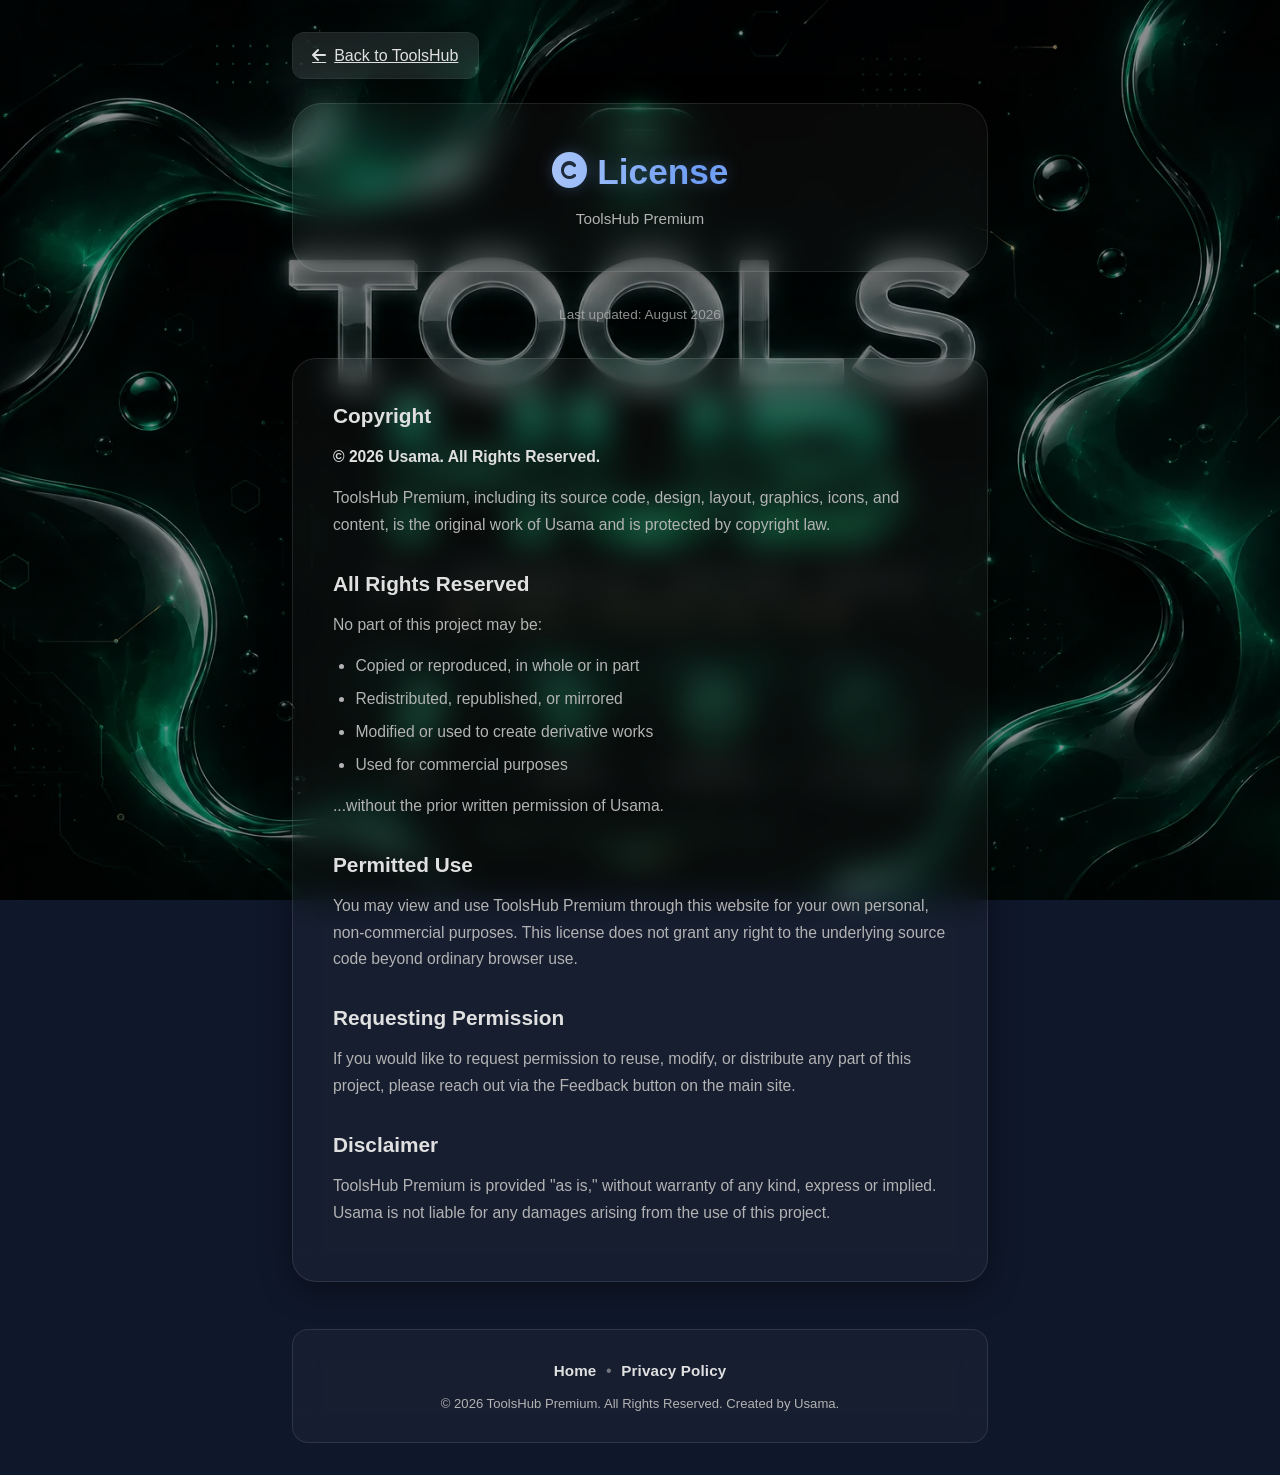
<file: license.html>
<!DOCTYPE html>
<html lang="en">
<head>
    <meta charset="UTF-8">
    <meta name="viewport" content="width=device-width, initial-scale=1.0">
    <title>License | ToolsHub Premium</title>
    <meta name="description" content="License and copyright information for ToolsHub Premium.">
    <meta name="robots" content="index, follow">

    <link rel="icon" type="image/png" sizes="32x32" href="./icons-imgs/convertico-toolhubicon_32x32.png">
    <link rel="apple-touch-icon" sizes="180x180" href="./icons-imgs/convertico-toolhubicon_192x192.png">

    <link rel="stylesheet" href="style.css">
    <link rel="stylesheet" href="https://cdnjs.cloudflare.com/ajax/libs/font-awesome/6.0.0/css/all.min.css">
</head>
<body>
    <div class="container legal-page">
        <a href="./index.html" class="glass-btn legal-back-link">
            <i class="fas fa-arrow-left"></i> Back to ToolsHub
        </a>

        <header class="main-header legal-header">
            <h1><i class="fas fa-copyright"></i> License</h1>
            <p>ToolsHub Premium</p>
        </header>

        <p class="legal-updated">Last updated: August 2026</p>

        <div class="glass-card legal-card">
            <h2>Copyright</h2>
            <p><strong>&copy; <span id="footer-year">2026</span> Usama. All Rights Reserved.</strong></p>
            <p>ToolsHub Premium, including its source code, design, layout, graphics, icons, and content, is the original work of Usama and is protected by copyright law.</p>

            <h2>All Rights Reserved</h2>
            <p>No part of this project may be:</p>
            <ul>
                <li>Copied or reproduced, in whole or in part</li>
                <li>Redistributed, republished, or mirrored</li>
                <li>Modified or used to create derivative works</li>
                <li>Used for commercial purposes</li>
            </ul>
            <p>...without the prior written permission of Usama.</p>

            <h2>Permitted Use</h2>
            <p>You may view and use ToolsHub Premium through this website for your own personal, non-commercial purposes. This license does not grant any right to the underlying source code beyond ordinary browser use.</p>

            <h2>Requesting Permission</h2>
            <p>If you would like to request permission to reuse, modify, or distribute any part of this project, please reach out via the Feedback button on the main site.</p>

            <h2>Disclaimer</h2>
            <p>ToolsHub Premium is provided "as is," without warranty of any kind, express or implied. Usama is not liable for any damages arising from the use of this project.</p>
        </div>

        <footer class="site-footer">
            <div class="footer-links">
                <a href="./index.html">Home</a>
                <span class="footer-divider" aria-hidden="true">•</span>
                <a href="./privacy.html">Privacy Policy</a>
            </div>
            <p class="footer-copyright">&copy; <span id="footer-year-2">2026</span> ToolsHub Premium. All Rights Reserved. Created by Usama.</p>
        </footer>
    </div>

    <script>
        const y = new Date().getFullYear();
        document.getElementById('footer-year').textContent = y;
        document.getElementById('footer-year-2').textContent = y;
    </script>
</body>
</html>
</file>
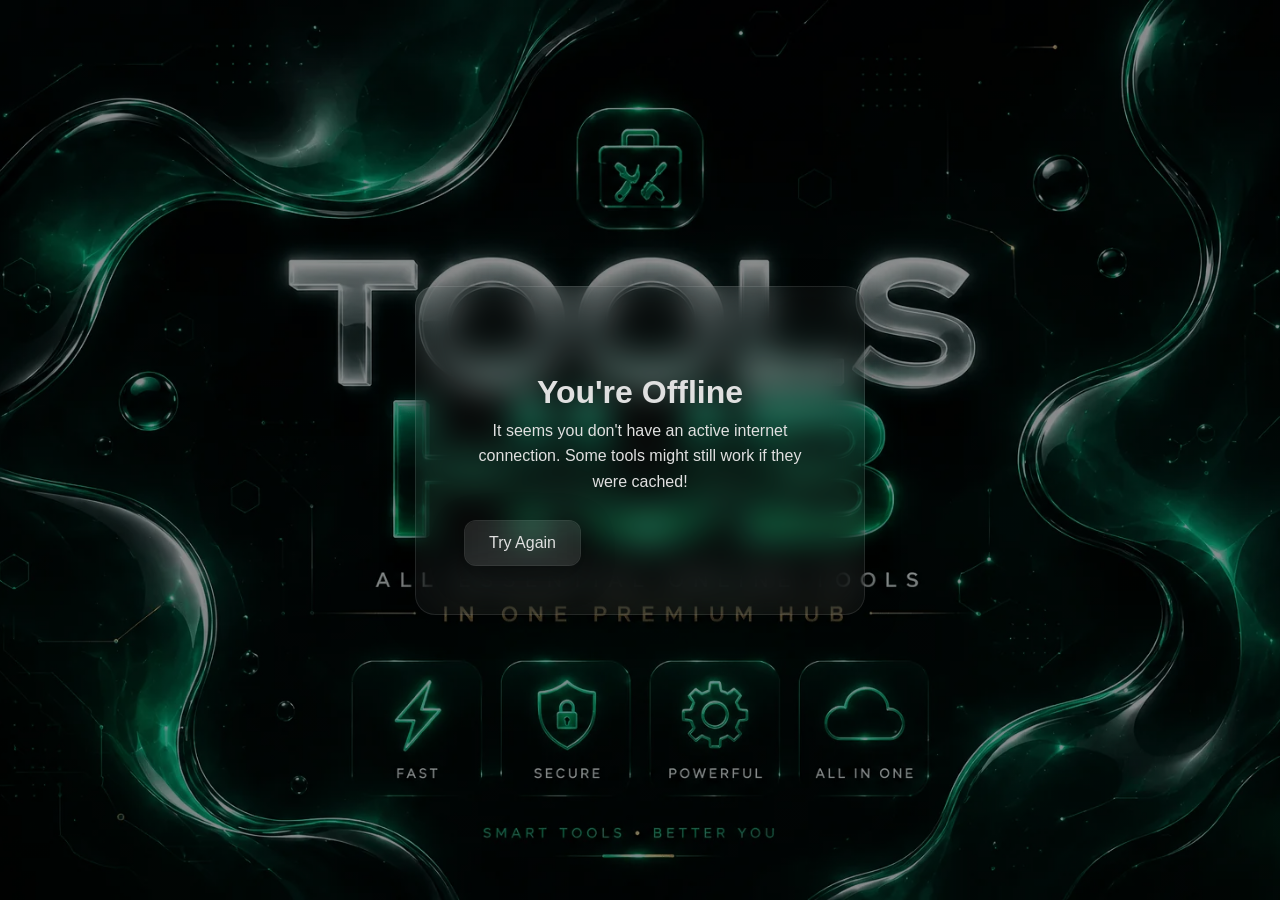
<file: offline.html>
<!DOCTYPE html>
<html lang="en">
<head>
    <meta charset="UTF-8">
    <meta name="viewport" content="width=device-width, initial-scale=1.0, maximum-scale=1.0, user-scalable=no">
    <meta name="theme-color" content="#0f172a">
    <title>Offline | ToolsHub Premium</title>
    <link rel="stylesheet" href="style.css">
    <link rel="stylesheet" href="https://cdnjs.cloudflare.com/ajax/libs/font-awesome/6.0.0/css/all.min.css">
    <style>
        body {
            display: flex;
            align-items: center;
            justify-content: center;
            text-align: center;
            min-height: 100vh;
            padding: 20px;
        }
        .offline-card {
            max-width: 450px;
            padding: 3rem;
            animation: fadeIn 0.8s ease-out;
        }
        .offline-card i {
            font-size: 5rem;
            color: var(--accent-color);
            margin-bottom: 1.5rem;
            filter: drop-shadow(0 0 15px var(--glow-color));
        }
        @keyframes fadeIn {
            from { opacity: 0; transform: translateY(20px); }
            to { opacity: 1; transform: translateY(0); }
        }
    </style>
</head>
<body>
    <div class="glass-card offline-card">
        <i class="fas fa-wifi-slash"></i>
        <h1>You're Offline</h1>
        <p>It seems you don't have an active internet connection. Some tools might still work if they were cached!</p>
        <br>
        <button onclick="window.location.reload()" class="glass-btn">
            Try Again
        </button>
    </div>
</body>
</html>
</file>
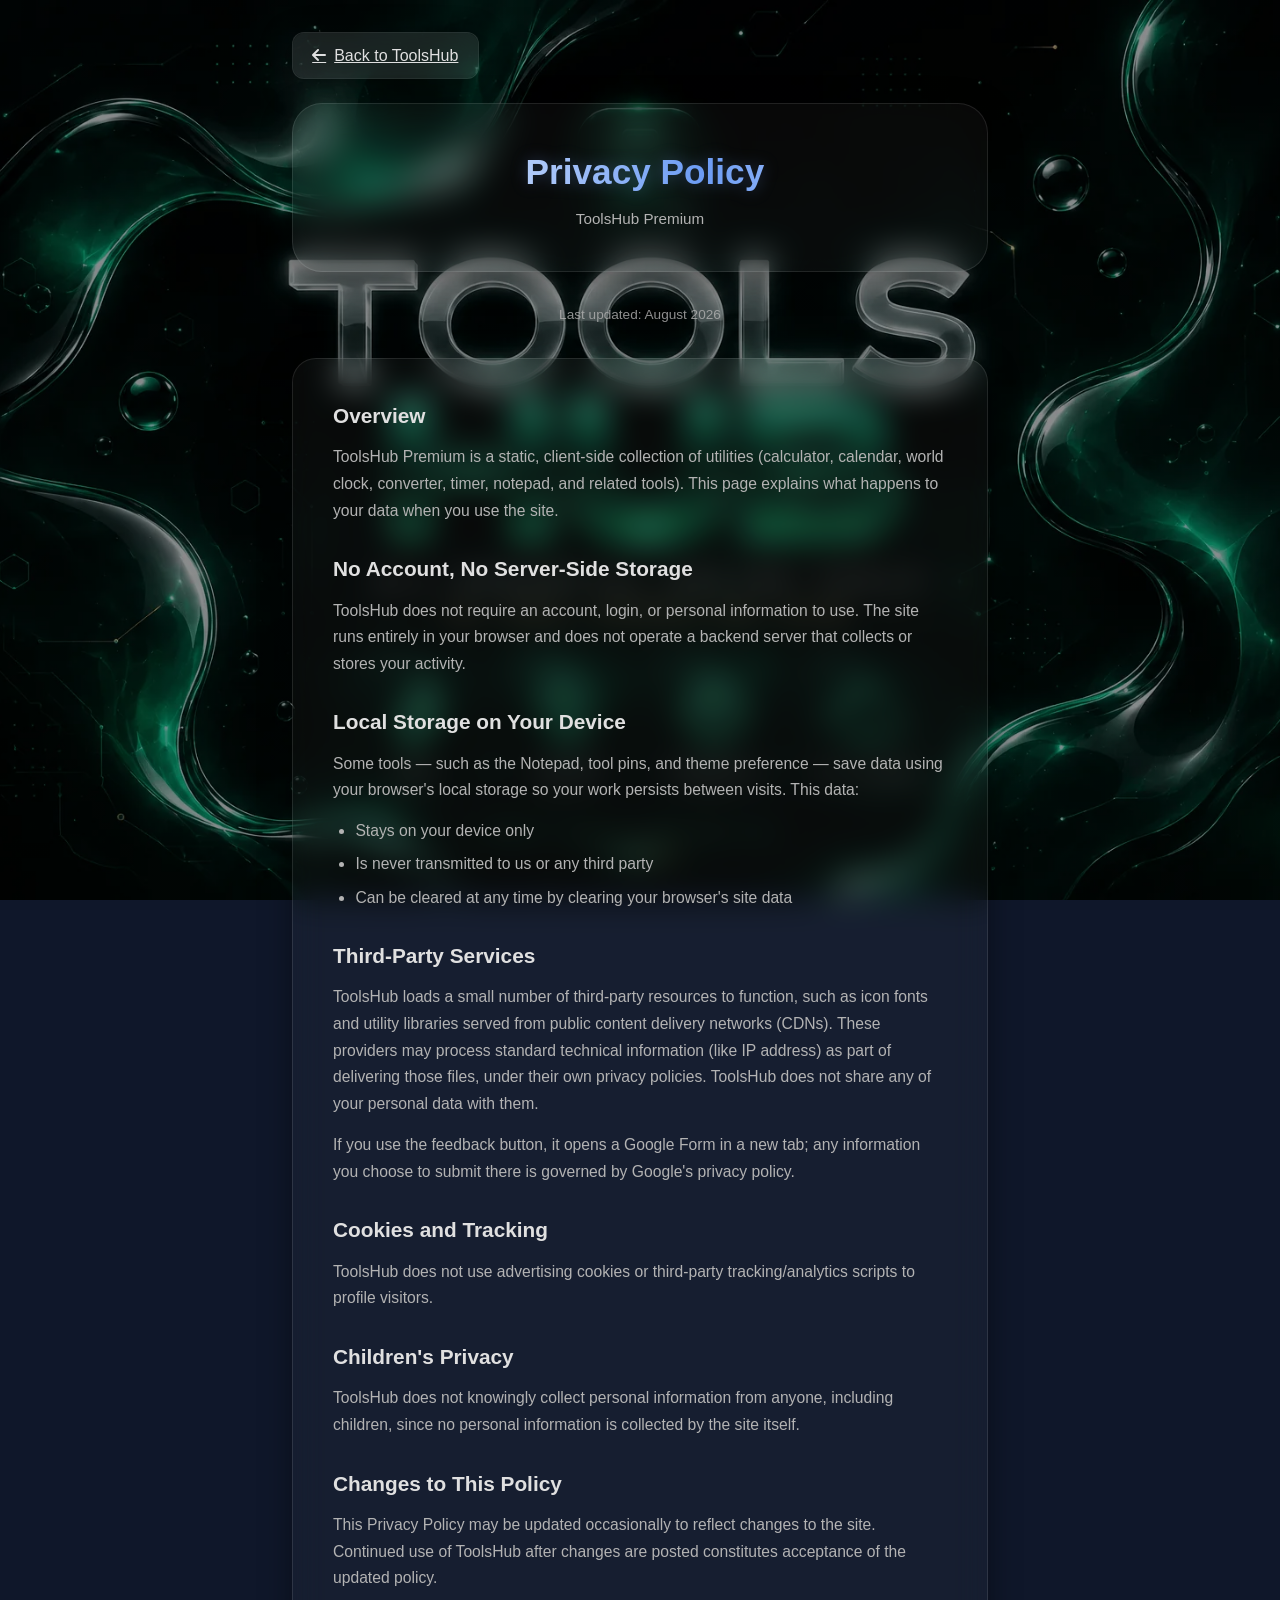
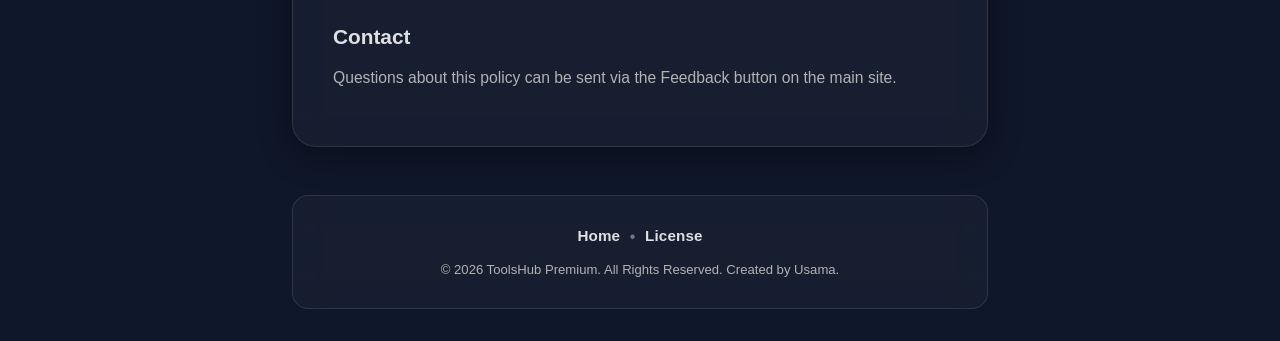
<file: privacy.html>
<!DOCTYPE html>
<html lang="en">
<head>
    <meta charset="UTF-8">
    <meta name="viewport" content="width=device-width, initial-scale=1.0">
    <title>Privacy Policy | ToolsHub Premium</title>
    <meta name="description" content="Privacy Policy for ToolsHub Premium - a suite of client-side online utilities.">
    <meta name="robots" content="index, follow">

    <link rel="icon" type="image/png" sizes="32x32" href="./icons-imgs/convertico-toolhubicon_32x32.png">
    <link rel="apple-touch-icon" sizes="180x180" href="./icons-imgs/convertico-toolhubicon_192x192.png">

    <link rel="stylesheet" href="style.css">
    <link rel="stylesheet" href="https://cdnjs.cloudflare.com/ajax/libs/font-awesome/6.0.0/css/all.min.css">
</head>
<body>
    <div class="container legal-page">
        <a href="./index.html" class="glass-btn legal-back-link">
            <i class="fas fa-arrow-left"></i> Back to ToolsHub
        </a>

        <header class="main-header legal-header">
            <h1><i class="fas fa-shield-halved"></i> Privacy Policy</h1>
            <p>ToolsHub Premium</p>
        </header>

        <p class="legal-updated">Last updated: August 2026</p>

        <div class="glass-card legal-card">
            <h2>Overview</h2>
            <p>ToolsHub Premium is a static, client-side collection of utilities (calculator, calendar, world clock, converter, timer, notepad, and related tools). This page explains what happens to your data when you use the site.</p>

            <h2>No Account, No Server-Side Storage</h2>
            <p>ToolsHub does not require an account, login, or personal information to use. The site runs entirely in your browser and does not operate a backend server that collects or stores your activity.</p>

            <h2>Local Storage on Your Device</h2>
            <p>Some tools — such as the Notepad, tool pins, and theme preference — save data using your browser's local storage so your work persists between visits. This data:</p>
            <ul>
                <li>Stays on your device only</li>
                <li>Is never transmitted to us or any third party</li>
                <li>Can be cleared at any time by clearing your browser's site data</li>
            </ul>

            <h2>Third-Party Services</h2>
            <p>ToolsHub loads a small number of third-party resources to function, such as icon fonts and utility libraries served from public content delivery networks (CDNs). These providers may process standard technical information (like IP address) as part of delivering those files, under their own privacy policies. ToolsHub does not share any of your personal data with them.</p>
            <p>If you use the feedback button, it opens a Google Form in a new tab; any information you choose to submit there is governed by Google's privacy policy.</p>

            <h2>Cookies and Tracking</h2>
            <p>ToolsHub does not use advertising cookies or third-party tracking/analytics scripts to profile visitors.</p>

            <h2>Children's Privacy</h2>
            <p>ToolsHub does not knowingly collect personal information from anyone, including children, since no personal information is collected by the site itself.</p>

            <h2>Changes to This Policy</h2>
            <p>This Privacy Policy may be updated occasionally to reflect changes to the site. Continued use of ToolsHub after changes are posted constitutes acceptance of the updated policy.</p>

            <h2>Contact</h2>
            <p>Questions about this policy can be sent via the Feedback button on the main site.</p>
        </div>

        <footer class="site-footer">
            <div class="footer-links">
                <a href="./index.html">Home</a>
                <span class="footer-divider" aria-hidden="true">•</span>
                <a href="./license.html">License</a>
            </div>
            <p class="footer-copyright">&copy; <span id="footer-year">2026</span> ToolsHub Premium. All Rights Reserved. Created by Usama.</p>
        </footer>
    </div>

    <script>
        document.getElementById('footer-year').textContent = new Date().getFullYear();
    </script>
</body>
</html>
</file>
<file: style.css>
/* --- Basic Setup & Theming --- */
:root {
    --bg-color: transparent;
    --primary-color: #e0e0e0;
    --secondary-color: #b3b3b3;
    --accent-color: #6c9cf4;
    --glass-bg: rgba(255, 255, 255, 0.03);
    --glass-border: rgba(255, 255, 255, 0.1);
    --shadow-color: rgba(0, 0, 0, 0.3);
    --glow-color: rgba(108, 156, 244, 0.15);
}

* {
    margin: 0;
    padding: 0;
    box-sizing: border-box;
}

html {
    background-color: #0f172a;
    height: 100%;
}

body {
    font-family: -apple-system, BlinkMacSystemFont, "SF Pro Display", "Segoe UI", Roboto, sans-serif;
    color: var(--primary-color);
    line-height: 1.6;
    overflow-x: hidden;
    position: relative;
    background: transparent;
    min-height: 100vh;
    min-height: 100dvh; /* avoids mobile URL-bar resize jumps */
}

/* Dark overlay to keep glass/foreground readable.
   This is a fixed, GPU-composited layer so it never scrolls, never
   re-paints under blurred glass elements, and stays crisp at any
   resolution/aspect ratio. */
body::before {
    content: '';
    position: fixed;
    /* inset: 0 alone is enough to fill the viewport for a fixed element,
       and it tracks the real viewport continuously. Explicit vh/dvh
       height values lag one frame behind Chrome's address-bar
       show/hide animation on scroll, which briefly exposed the
       html background-color underneath as a blue band/cut. Do not
       reintroduce a vh/dvh height here. */
    inset: 0;
    background-color: #0f172a; /* instant fallback color while the image loads */
    background-image:
        linear-gradient(rgba(0, 0, 0, 0.45), rgba(0, 0, 0, 0.45)),
        image-set(
            url('icons-imgs/bg-hero.webp') type('image/webp') 1x,
            url('icons-imgs/bg-hero.jpg') type('image/jpeg') 1x
        );
    background-size: cover;
    background-position: center center;
    background-repeat: no-repeat;
    z-index: -1;
    pointer-events: none;
    /* Force its own compositor layer so scrolling / backdrop-filter
       blur recalculation on foreground cards never touches this
       layer again -> eliminates the stutter/tearing on scroll. */
    transform: translateZ(0);
    will-change: transform;
    backface-visibility: hidden;
    contain: paint;
}

/* Fallback for browsers without image-set() support */
@supports not (background-image: image-set(url('icons-imgs/bg-hero.webp') 1x)) {
    body::before {
        background-image:
            linear-gradient(rgba(0, 0, 0, 0.45), rgba(0, 0, 0, 0.45)),
            url('icons-imgs/bg-hero.jpg');
    }
}

/* Serve a smaller background on phones: less data, faster first paint,
   nothing for the GPU to fight with while scrolling. */
@media (max-width: 600px) {
    body::before {
        background-image:
            linear-gradient(rgba(0, 0, 0, 0.45), rgba(0, 0, 0, 0.45)),
            url('icons-imgs/bg-hero-mobile.webp');
    }
}



.container {
    max-width: 1200px;
    margin: 0 auto;
    padding: 2rem;
}

/* --- Glassmorphism Elements --- */
.main-header, .glass-card, .glass-btn, .glass-select, .glass-input, .glass-details, .tool-card {
    background: var(--glass-bg);
    backdrop-filter: blur(16px);
    -webkit-backdrop-filter: blur(16px);
    border: 1px solid var(--glass-border);
    border-radius: 20px;
    transition: all 0.2s cubic-bezier(0.4, 0, 0.2, 1);
    will-change: transform;
    transform: translateZ(0);
    box-shadow: 0 8px 32px 0 rgba(0, 0, 0, 0.4);
}

/* --- Header --- */
.main-header {
    text-align: center;
    padding: 3rem 2rem;
    margin-bottom: 4rem;
    border-radius: 40px;
}

.main-header h1 {
    font-weight: 600;
    font-size: 3.5rem;
    font-weight: 800;
    margin-bottom: 0.5rem;
    background: linear-gradient(90deg, 
        #fff 0%, 
        var(--accent-color) 30%, 
        #fff 60%, 
        var(--accent-color) 90%, 
        #fff 100%
    );
    background-size: 200% 100%;
    background-clip: text;
    -webkit-background-clip: text;
    -webkit-text-fill-color: transparent;
    animation: liquid-text 5s ease-in-out infinite;
    filter: drop-shadow(0 0 8px rgba(108, 156, 244, 0.3));
}

.main-header p {
    color: var(--secondary-color);
    font-size: 1.1rem;
}

/* Animations */
@keyframes liquid-text {
    0% { background-position: 0% 50%; }
    50% { background-position: 100% 50%; }
    100% { background-position: 0% 50%; }
}

/* --- Main Hub Grid --- */
.tools-grid {
    display: grid;
    grid-template-columns: repeat(auto-fit, minmax(150px, 1fr));
    gap: 1.5rem;
}

.tool-card {
    padding: 2rem;
    text-align: center;
    transition: transform 0.4s cubic-bezier(0.2, 0.8, 0.2, 1), box-shadow 0.4s ease;
    cursor: pointer;
    position: relative;
    border: 1px solid rgba(255, 255, 255, 0.05);
    will-change: transform, box-shadow;
    overflow: hidden;
    -webkit-tap-highlight-color: transparent;
}

@media (hover: hover) {
    .tool-card:hover {
        transform: translateY(-5px);
        box-shadow: 0 8px 40px var(--shadow-color);
    }
}

.tool-card:active {
    transform: scale(0.97);
}

.tool-card h2 {
    font-size: 1.5rem;
    margin-bottom: 0.5rem;
    color: var(--primary-color);
}

.tool-card h2 i {
    margin-right: 0.5rem;
    color: var(--accent-color);
}

.tool-card p {
    color: var(--secondary-color);
    margin-bottom: 1.5rem;
}

/* --- Pin Feature --- */
.pinned-section-label {
    grid-column: 1 / -1;
    margin: 0 0 -0.5rem 0;
    font-size: 1rem;
    font-weight: 600;
    color: var(--secondary-color);
    display: flex;
    align-items: center;
    gap: 0.5rem;
}

.pinned-section-label i {
    color: var(--accent-color);
}

.pin-tool-btn {
    position: absolute;
    top: 0.6rem;
    right: 0.6rem;
    width: 2rem;
    height: 2rem;
    display: flex;
    align-items: center;
    justify-content: center;
    background: rgba(255, 255, 255, 0.08);
    border: 1px solid rgba(255, 255, 255, 0.1);
    border-radius: 50%;
    color: var(--secondary-color);
    cursor: pointer;
    font-size: 0.85rem;
    z-index: 2;
    transition: transform 0.2s ease, color 0.2s ease, background 0.2s ease;
    -webkit-tap-highlight-color: transparent;
}

.pin-tool-btn:hover {
    transform: scale(1.1);
    background: rgba(255, 255, 255, 0.15);
}

.pin-tool-btn.pinned {
    color: #ffcc00;
}

.tool-card.pinned {
    border-color: rgba(255, 204, 0, 0.4);
}

.use-tool-btn {
    width: 90%;
    padding: 0.8rem;
    font-size: 0.9rem;
    font-weight: 600;
}

/* --- General Tool Interface Styles --- */
.tool-interface {
    padding: 2rem;
    border-radius: 30px;
    position: relative;
    will-change: transform, opacity;
    margin-bottom: 8rem; /* Enhanced spacing for Android system bars and gestures */
}

@keyframes fadeIn {
    from { opacity: 0; transform: translateY(20px); }
    to { opacity: 1; transform: translateY(0); }
}

.tool-interface h2 {
    text-align: center;
    font-size: 2rem;
    margin-bottom: 2rem;
}

.back-btn {
    position: absolute;
    top: 20px;
    left: 20px;
    padding: 0.5rem 1rem;
}

/* --- Buttons, Inputs, Selects --- */
.glass-btn, .tab-btn {
    position: relative;
    display: flex;
    align-items: center;
    justify-content: center;
    gap: 0.5rem;
    padding: 0.8rem 1.5rem;
    border: 1px solid var(--glass-border);
    border-radius: 12px;
    background: rgba(255, 255, 255, 0.05);
    color: var(--primary-color);
    font-size: 1rem;
    font-weight: 500;
    cursor: pointer;
    transition: all 0.2s cubic-bezier(0.4, 0, 0.2, 1);
    will-change: transform;
    backface-visibility: hidden;
    transform: translateZ(0);
    z-index: 0;
}

.glass-btn::before, .tab-btn::before {
    content: '';
    position: absolute;
    inset: 0;
    border-radius: inherit;
    background: linear-gradient(135deg, var(--accent-color), rgba(108, 156, 244, 0.3));
    opacity: 0;
    transition: opacity 0.2s cubic-bezier(0.4, 0, 0.2, 1);
    z-index: -1;
}

.glass-btn::after, .tab-btn::after {
    content: '';
    position: absolute;
    z-index: -1;
    inset: 0;
    border-radius: inherit;
    backdrop-filter: blur(0px);
    filter: url(#container-glass);
    overflow: hidden;
    isolation: isolate;
}

.tab-btn.active {
    background: var(--accent-color);
    color: white;
    font-weight: 600;
    border-color: var(--accent-color);
    box-shadow: 0 0 15px rgba(77, 132, 243, 0.4);
}

.glass-btn:hover, .tab-btn:hover {
    transform: translateY(-2px) scale(1.02);
    border-color: var(--accent-color);
    box-shadow: 0 8px 16px rgba(108, 156, 244, 0.3);
}

.glass-btn:hover::before, .tab-btn:hover::before {
    opacity: 0.1;
}

.glass-btn:disabled, .tab-btn:disabled {
    opacity: 0.4;
    cursor: not-allowed;
    transform: none;
    box-shadow: none;
}

.glass-btn:disabled:hover, .tab-btn:disabled:hover {
    transform: none;
    box-shadow: none;
    border-color: inherit;
}

/* Programmatic focus on the PDF viewer (for keyboard page navigation) shouldn't
   draw an outline - it's not a visible focus style, just an input target. */
.pdf-viewer-wrap:focus {
    outline: none;
}

.glass-input, .glass-select {
    width: 100%;
    padding: 1rem;
    font-size: 1rem;
    color: #ffffff;
    background: rgba(0, 0, 0, 0.4);
    border: 1px solid var(--glass-border);
    border-radius: 15px;
}

.glass-input::placeholder {
    color: var(--secondary-color);
}

.glass-select {
    -webkit-appearance: none;
    -moz-appearance: none;
    appearance: none;
    background-image: url("data:image/svg+xml,%3Csvg xmlns='http://www.w3.org/2000/svg' width='24' height='24' viewBox='0 0 24 24' fill='none' stroke='white' stroke-width='2' stroke-linecap='round' stroke-linejoin='round'%3E%3Cpolyline points='6 9 12 15 18 9'%3E%3C/polyline%3E%3C/svg%3E");
    background-repeat: no-repeat;
    background-position: right 0.7rem top 50%;
    background-size: 1rem auto;
}

/* --- Specific Tool Styles --- */

/* Calculator */
.calculator {
    background: rgba(15, 23, 42, 0.9);
    backdrop-filter: blur(20px);
    -webkit-backdrop-filter: blur(20px);
    border: 2px solid var(--accent-color);
    border-radius: 30px;
    padding: 30px;
    max-width: 450px;
    width: 100%;
    margin: 0 auto;
    box-shadow: 0 20px 40px rgba(0, 0, 0, 0.5), 0 0 30px rgba(108, 156, 244, 0.2);
}

.display {
    background: rgba(0, 0, 0, 0.8);
    border: 1px solid var(--accent-color);
    border-radius: 15px;
    padding: 25px;
    margin-bottom: 25px;
    text-align: right;
    min-height: 120px;
    display: flex;
    flex-direction: column;
    justify-content: flex-end;
    word-wrap: break-word;
    word-break: break-all;
    box-shadow: inset 0 4px 8px rgba(0, 0, 0, 0.3);
}

.previous-operand {
    color: var(--accent-color);
    font-size: 1.4rem;
    margin-bottom: 8px;
    min-height: 30px;
    opacity: 0.8;
}

.current-operand {
    color: #ffffff;
    font-size: 2.5rem;
    font-weight: bold;
    min-height: 50px;
    text-shadow: 0 2px 4px rgba(0, 0, 0, 0.5);
}

.buttons {
    display: grid;
    grid-template-columns: repeat(4, 1fr);
    gap: 12px;
}

.btn {
    background: rgba(255, 255, 255, 0.1);
    border: 1px solid rgba(255, 255, 255, 0.2);
    border-radius: 12px;
    color: #fff;
    font-size: 1.3rem;
    padding: 22px;
    cursor: pointer;
    transition: all 0.2s cubic-bezier(0.4, 0, 0.2, 1);
    font-weight: 500;
    will-change: transform;
    backface-visibility: hidden;
    transform: translateZ(0);
    box-shadow: 0 4px 8px rgba(0, 0, 0, 0.2);
}

.btn:hover {
    background: rgba(255, 255, 255, 0.25);
    transform: translateY(-2px) scale(1.02);
    box-shadow: 0 8px 16px rgba(0, 0, 0, 0.4);
    border-color: var(--accent-color);
}

.btn:active {
    transform: translateY(0) scale(0.98);
    box-shadow: 0 2px 5px rgba(0, 0, 0, 0.2);
}

.btn.number {
    background: rgba(255, 255, 255, 0.15);
    border-color: rgba(255, 255, 255, 0.3);
}

.btn.number:hover {
    background: rgba(255, 255, 255, 0.3);
    border-color: var(--accent-color);
}

.btn.operator {
    background: rgba(255, 149, 0, 0.3);
    color: #ff9500;
    border-color: rgba(255, 149, 0, 0.5);
    font-weight: 600;
}

.btn.operator:hover {
    background: rgba(255, 149, 0, 0.5);
    border-color: #ff9500;
    transform: translateY(-2px) scale(1.05);
}

.btn.function {
    background: rgba(94, 92, 230, 0.3);
    color: #9ca3ff;
    font-size: 1.1rem;
    border-color: rgba(94, 92, 230, 0.5);
    font-weight: 600;
}

.btn.function:hover {
    background: rgba(94, 92, 230, 0.5);
    border-color: #9ca3ff;
    transform: translateY(-2px) scale(1.05);
}

.btn.equals {
    background: linear-gradient(135deg, rgba(52, 199, 89, 0.4), rgba(52, 199, 89, 0.6));
    color: #34c759;
    grid-column: span 1;
    border-color: rgba(52, 199, 89, 0.6);
    font-weight: 700;
    box-shadow: 0 4px 12px rgba(52, 199, 89, 0.3);
}

.btn.span-3 {
    grid-column: span 3;
}

.btn.equals:hover {
    background: linear-gradient(135deg, rgba(52, 199, 89, 0.6), rgba(52, 199, 89, 0.8));
    border-color: #34c759;
    transform: translateY(-2px) scale(1.05);
    box-shadow: 0 8px 20px rgba(52, 199, 89, 0.4);
}

/* Responsive Design for Calculator */
@media (max-width: 480px) {
    .calculator {
        padding: 15px;
    }
    
    .btn {
        padding: 15px;
        font-size: 1rem;
    }
    
    .current-operand {
        font-size: 1.5rem;
    }
    
    .previous-operand {
        font-size: 1rem;
    }
}

/* Calendar */
#calendar-tool {
    max-width: 900px;
    margin: 0 auto;
}
.calendar-controls {
    display: flex;
    justify-content: space-between;
    align-items: center;
    margin-bottom: 1rem;
    flex-wrap: wrap;
    gap: 1rem;
}
#current-month-year {
    font-size: 1.5rem;
    font-weight: 600;
}
.calendar-grid {
    display: grid;
    grid-template-columns: repeat(7, 1fr);
    gap: 5px;
}
.calendar-day {
    padding: 0.5rem;
    text-align: center;
    border-radius: 8px;
    transition: background-color 0.2s;
    min-height: 70px;
    display: flex;
    flex-direction: column;
    justify-content: flex-start;
    align-items: center;
    cursor: pointer;
}
.calendar-day:nth-child(-n+7) {
    font-weight: 600;
    color: var(--secondary-color);
}
.calendar-day.other-month {
    opacity: 0.4;
}
.calendar-day.holiday {
    /* Removed full background to look more like Google Calendar */
    font-weight: normal;
}
.calendar-day.current-day {
    border: 2px solid var(--accent-color);
    box-shadow: 0 0 10px rgba(77, 132, 243, 0.3);
}
.date-number {
    font-weight: 600;
    margin-bottom: 4px;
}
.event-name {
    font-size: 0.75rem;
    padding: 2px 6px;
    border-radius: 4px;
    width: 100%;
    white-space: nowrap;
    overflow: hidden;
    text-overflow: ellipsis;
    line-height: 1.2;
    margin-top: 2px;
    text-align: left;
    color: white;
    box-shadow: 0 1px 2px rgba(0,0,0,0.2);
}
/* Google Calendar Style Event Colors */
.evt-public-holiday {
    background-color: #34a853; /* Google Green */
}
.evt-national-holiday {
    background-color: #ea4335; /* Google Red */
}
.evt-festival {
    background-color: #8e24aa; /* Purple for Festivals */
}
.custom-event-label {
    background-color: #039be5; /* Google Blue for user notes */
    font-style: normal;
}
#holiday-details {
    margin-top: 1rem;
    padding: 1rem;
    text-align: center;
}

/* World Clock */
.world-clock-grid {
    display: grid;
    grid-template-columns: repeat(auto-fit, minmax(200px, 1fr));
    gap: 1.5rem;
    margin-top: 2rem;
}
.clock-item {
    padding: 1.5rem;
    text-align: center;
}
.clock-item:hover {
    background: rgba(255, 255, 255, 0.1);
}
.clock-time {
    font-size: 1.75em;
    margin-top: 0.5rem;
    font-family: monospace;
}

/* Converter */
#converter-tool {
    max-width: 800px;
    margin: 0 auto;
}
.converter-tabs {
    display: flex;
    justify-content: center;
    gap: 10px;
    margin-bottom: 2rem;
    flex-wrap: wrap;
}
.converter-inputs {
    display: grid;
    grid-template-columns: 2fr 1.5fr auto 2fr 1.5fr;
    gap: 1rem;
    align-items: center;
}
.converter-inputs .equals {
    font-size: 2rem;
    text-align: center;
}

/* Timer */
#timer-tool {
    max-width: 600px;
    margin: 0 auto;
}
.st-tabs {
    display: flex;
    justify-content: center;
    gap: 1rem;
    margin-bottom: 1.5rem;
}
.st-display-container {
    padding: 2rem;
    text-align: center;
    margin-bottom: 1.5rem;
}
#st-display {
    font-size: 3em;
    font-family: monospace;
}
.timer-inputs {
    display: none; /* Controlled by JS */
    justify-content: center;
    gap: 1rem;
    margin-bottom: 1.5rem;
}
.timer-inputs input {
    width: 70px;
    text-align: center;
}
.st-controls {
    display: flex;
    justify-content: center;
    gap: 1rem;
}
.st-controls button {
    padding: 0.75rem 1.5rem;
    font-size: 1.1rem;
}

/* Notes */
/* Notepad */
#notes-tool {
    padding: 20px;
    width: 90%;
    max-width: 650px;
    text-align: center;
    animation: notepad-fadeIn 1s ease-in-out;
    margin: 0 auto;
    box-sizing: border-box;
    overflow: hidden; /* never let children spill past the rounded card */
}

#notes-tool.dark {
  color: #eee;
}

#notes-tool h2 {
  margin-bottom: 8px;
  font-size: 26px;
  animation: notepad-slideDown 0.8s ease;
}

.notepad-privacy-note {
  font-size: 0.8rem;
  color: var(--secondary-color);
  margin-bottom: 15px;
  opacity: 0.85;
}

#notes-tool .search-box {
  margin-bottom: 12px;
  display: flex;
  flex-wrap: wrap;
  justify-content: center;
  gap: 8px;
}

#notes-tool .search-box input {
  flex: 1 1 160px;
  min-width: 0;
  padding: 8px 12px;
  font-size: 15px;
}

#notes-tool .search-box button {
  flex: 0 0 auto;
  padding: 8px 14px;
  font-size: 0.9rem;
}

#notes-tool .editor {
  position: relative;
  width: 100%;
  height: 300px;
  border-radius: 10px;
  overflow: hidden;
  margin-bottom: 8px;
}

#notes-tool #highlightLayer,
#notes-tool textarea {
  position: absolute;
  top: 0;
  left: 0;
  width: 100%;
  height: 100%;
  padding: 15px;
  font-size: 16px;
  line-height: 1.4;
  border-radius: 10px;
  box-sizing: border-box;
}

#notes-tool #highlightLayer {
  white-space: pre-wrap;
  word-wrap: break-word;
  color: transparent;
  pointer-events: none;
  overflow-y: auto;
}

#notes-tool mark {
  background: yellow;
  color: black;
  border-radius: 3px;
  padding: 0 2px;
}

#notes-tool textarea {
  background: rgba(255, 255, 255, 0.08);
  color: var(--primary-color);
  resize: none;
  outline: none;
  border: 1px solid var(--glass-border);
  box-shadow: inset 0 4px 10px rgba(0,0,0,0.2);
  z-index: 1;
  font-family: inherit;
}

#notes-tool.dark textarea {
  background: rgba(0, 0, 0, 0.6);
  color: #eee;
}

#notes-tool .counter {
  margin-top: 8px;
  font-size: 14px;
  font-weight: bold;
  color: #ffd700;
}

/* Notepad's own button row. Renamed from the old .buttons class, which was
   also used by the calculator's 4-column keypad grid - that collision was
   forcing these buttons into a rigid grid and pushing "Toggle Mode" outside
   the card on narrow screens. Flex-wrap fixes it at every resolution. */
#notes-tool .notepad-buttons {
  margin-top: 15px;
  display: flex;
  flex-wrap: wrap;
  justify-content: center;
  gap: 10px;
  width: 100%;
}

#notes-tool .notepad-buttons .glass-btn {
  flex: 0 1 auto;
  padding: 0.7rem 1.1rem;
  font-size: 0.9rem;
  white-space: nowrap;
}

#notes-tool #statusMsg {
  margin-top: 10px;
  font-size: 14px;
  color: #00ff99;
  transition: opacity 0.5s ease;
  min-height: 1.2em;
}

/* --- Pinned Notes & Saved Notes ---
   Pinned appears above Saved in the DOM (top/bottom order), and both
   share the same visual treatment via these combined selectors. */
.pinned-notes-section,
.saved-notes-section {
  margin-top: 1.5rem;
  padding-top: 1.2rem;
  border-top: 1px solid var(--glass-border);
  text-align: left;
}

.pinned-notes-section h3,
.saved-notes-section h3 {
  font-size: 1rem;
  margin-bottom: 0.6rem;
  text-align: center;
}

.pinned-empty,
.saved-empty {
  font-size: 0.85rem;
  color: var(--secondary-color);
  text-align: center;
  opacity: 0.8;
}

.pinned-list,
.saved-list {
  display: flex;
  flex-direction: column;
  gap: 0.6rem;
}

.pinned-note-item,
.saved-note-item {
  display: flex;
  align-items: flex-start;
  gap: 0.6rem;
  background: rgba(255, 255, 255, 0.05);
  border: 1px solid var(--glass-border);
  border-radius: 12px;
  padding: 0.7rem 0.9rem;
  cursor: pointer;
  transition: background 0.2s ease, transform 0.2s ease;
  min-width: 0;
}

.pinned-note-item:hover,
.saved-note-item:hover {
  background: rgba(255, 255, 255, 0.1);
  transform: translateY(-1px);
}

.pinned-note-text,
.saved-note-text {
  flex: 1 1 auto;
  min-width: 0;
  font-size: 0.85rem;
  color: var(--primary-color);
  white-space: nowrap;
  overflow: hidden;
  text-overflow: ellipsis;
}

.pinned-note-date,
.saved-note-date {
  display: block;
  font-size: 0.7rem;
  color: var(--secondary-color);
  margin-top: 2px;
}

.pinned-note-remove,
.saved-note-remove {
  flex: 0 0 auto;
  background: rgba(255, 255, 255, 0.08);
  border: 1px solid var(--glass-border);
  color: var(--primary-color);
  border-radius: 8px;
  width: 26px;
  height: 26px;
  line-height: 1;
  cursor: pointer;
  font-size: 0.9rem;
}

.pinned-note-remove:hover,
.saved-note-remove:hover {
  background: rgba(255, 80, 80, 0.3);
}

@media (max-width: 480px) {
  #notes-tool {
    width: 100%;
    padding: 16px 12px;
  }
  #notes-tool .notepad-buttons .glass-btn {
    flex: 1 1 calc(50% - 10px); /* two per row so nothing crowds off the edge */
    font-size: 0.85rem;
    padding: 0.65rem 0.5rem;
  }
  #notes-tool .search-box button {
    flex: 1 1 auto;
  }
}
/* Android/Mobile Specific Enhancements */
.pdf-mobile-optimized {
    margin-bottom: 6rem;
}

/* PDF Toolkit Specific Styles */
.pdf-menu {
    display: grid;
    grid-template-columns: repeat(auto-fit, minmax(140px, 1fr));
    gap: 1rem;
    margin-bottom: 3rem;
}

.pdf-subtool-btn {
    display: flex;
    flex-direction: column;
    align-items: center;
    justify-content: center;
    padding: 1.2rem;
    border: 1px solid var(--glass-border);
    border-radius: 16px;
    min-height: 100px;
    cursor: pointer;
    transition: all 0.2s cubic-bezier(0.4, 0, 0.2, 1);
    will-change: transform;
    backface-visibility: hidden;
    transform: translateZ(0);
}

.pdf-subtool-btn:hover {
    transform: translateY(-2px) scale(1.02);
    box-shadow: 0 8px 16px rgba(108, 156, 244, 0.3);
    border-color: var(--accent-color);
    background: rgba(108, 156, 244, 0.1);
}

.card-page { 
    border-bottom: 3px solid var(--accent-color) !important;
    background: linear-gradient(135deg, rgba(108, 156, 244, 0.1), rgba(108, 156, 244, 0.05)) !important;
}
.card-convert { 
    border-bottom: 3px solid var(--accent-color) !important;
    background: linear-gradient(135deg, rgba(108, 156, 244, 0.1), rgba(108, 156, 244, 0.05)) !important;
}
.card-security { 
    border-bottom: 3px solid var(--accent-color) !important;
    background: linear-gradient(135deg, rgba(108, 156, 244, 0.1), rgba(108, 156, 244, 0.05)) !important;
}
.card-content { 
    border-bottom: 3px solid var(--accent-color) !important;
    background: linear-gradient(135deg, rgba(108, 156, 244, 0.1), rgba(108, 156, 244, 0.05)) !important;
}

.upload-zone.dragover {
    border-color: var(--accent-color) !important;
    background: rgba(108, 156, 244, 0.12);
}

/* Shared layout helpers for the newly added utility tools */
.tool-form-grid {
    display: grid;
    grid-template-columns: repeat(auto-fit, minmax(160px, 1fr));
    gap: 1rem;
    margin-bottom: 1rem;
}

.opt-group label {
    display: block;
    margin-bottom: 0.4rem;
    font-size: 0.9rem;
    opacity: 0.85;
}

.checkbox-opt {
    display: flex;
    align-items: center;
    gap: 0.5rem;
    font-size: 0.95rem;
}

.checkbox-opt input {
    width: 18px;
    height: 18px;
}

.qr-output {
    display: flex;
    justify-content: center;
    align-items: center;
    min-height: 100px;
    margin-top: 1.5rem;
}

.qr-output img, .qr-output canvas {
    border-radius: 12px;
    background: #fff;
    padding: 12px;
}

.password-output-box {
    display: flex;
    align-items: center;
    justify-content: space-between;
    gap: 1rem;
    padding: 1.2rem;
    font-size: 1.1rem;
    font-family: monospace;
    word-break: break-all;
}

.bmi-result, .age-result {
    margin-top: 1rem;
    padding: 1.2rem;
    text-align: center;
    min-height: 40px;
}

.bmi-result h3, .age-result h3 {
    margin: 0 0 0.4rem 0;
    font-size: 1.8rem;
}

/* PDF Viewer */
.pdf-viewer-wrap {
    display: flex;
    flex-direction: column;
    background: #14161c;
    border-radius: 12px;
    overflow: hidden;
}

.pdf-viewer-toolbar {
    display: flex;
    flex-wrap: wrap;
    align-items: center;
    justify-content: center;
    gap: 0.5rem;
    padding: 0.6rem;
    background: rgba(0, 0, 0, 0.25);
}

.pdf-viewer-toolbar .glass-btn {
    padding: 0.5rem 0.8rem;
    font-size: 0.85rem;
}

#pv-page-indicator {
    font-size: 0.85rem;
    min-width: 90px;
    text-align: center;
}

.pdf-viewer-canvas-container {
    flex: 1;
    overflow: auto;
    display: flex;
    justify-content: center;
    padding: 1rem;
    max-height: 70vh;
    touch-action: pan-x pan-y; /* let JS handle pinch-zoom instead of the browser */
}

.pdf-viewer-wrap:fullscreen {
    max-height: 100vh;
    height: 100vh;
}

.pdf-viewer-wrap:fullscreen .pdf-viewer-canvas-container {
    max-height: none;
    height: 100%;
}

.pdf-editor-canvas-container {
    display: block;
    border: 2px solid var(--glass-border);
    cursor: crosshair;
    background: white;
    max-width: 100%;
    overflow: hidden;
}

.pdf-action-container {
    margin-top: 2.5rem;
    padding: 2.5rem;
    animation: fadeIn 0.4s ease-out;
}

/* Search */
#search-tool {
    max-width: 700px;
    margin: 0 auto;
    text-align: center;
}
.search-container input {
    margin-bottom: 1.5rem;
    font-size: 1.2rem;
    text-align: center;
}
.search-buttons {
    display: flex;
    justify-content: center;
    gap: 1rem;
    flex-wrap: wrap;
}

/* --- Feedback Tool Styles --- */
.feedback-container {
    max-width: 800px;
    margin: 0 auto;
    padding: 10px;
    height: 75vh;
    display: flex;
    flex-direction: column;
    overflow: hidden;
    border: 1px solid rgba(16, 185, 129, 0.2); /* Emerald hint */
    box-shadow: 0 0 30px rgba(16, 185, 129, 0.1);
}

.feedback-container iframe {
    width: 100%;
    height: 100%;
    border-radius: 12px;
    background: rgba(255, 255, 255, 0.05);
}

/* Customize Scrollbar for Iframe Container if needed */
.feedback-container::-webkit-scrollbar {
    width: 6px;
}

.feedback-container::-webkit-scrollbar-thumb {
    background: var(--accent-color);
    border-radius: 10px;
}

/* --- PWA Specific Styles --- */
.pwa-install-btn {
    position: fixed;
    top: 30px;
    right: 30px;
    z-index: 1000;
    gap: 10px;
    padding: 12px 20px;
    background: rgba(16, 185, 129, 0.15) !important; /* Emerald glow */
    border: 1px solid rgba(16, 185, 129, 0.3) !important;
    box-shadow: 0 0 20px rgba(16, 185, 129, 0.2);
    animation: fadeIn 0.5s ease-out;
}

.pwa-modal-overlay {
    position: fixed;
    inset: 0;
    background: rgba(0, 0, 0, 0.8);
    backdrop-filter: blur(8px);
    z-index: 2000;
    display: none;
    align-items: center;
    justify-content: center;
    padding: 20px;
}

.pwa-modal {
    max-width: 400px;
    width: 100%;
    padding: 30px;
    text-align: center;
}

/* Make Install Button look more like a Popup/Banner on start */
.pwa-install-btn.show-popup {
    top: 50%;
    left: 50%;
    right: auto;
    bottom: auto;
    transform: translate(-50%, -50%);
    flex-direction: column;
    padding: 2rem;
    border-radius: 30px;
    background: rgba(15, 23, 42, 0.9) !important;
    backdrop-filter: blur(20px);
    box-shadow: 0 0 50px rgba(0, 0, 0, 0.8), 0 0 20px var(--accent-color);
}

.pwa-modal h3 {
    margin-bottom: 20px;
    color: var(--accent-color);
}

.pwa-modal ol {
    text-align: left;
    margin: 20px 0;
    padding-left: 20px;
}

.pwa-modal li {
    margin-bottom: 15px;
}

/* Standalone Mode Tweaks */
@media (display-mode: standalone) {
    .main-header {
        padding-top: 4rem; /* Safe area for status bar */
    }
    .pwa-install-btn {
        display: none !important;
    }
}

/* --- Responsive Design --- */
@media (max-width: 768px) {
    /* Mobile GPUs choke on backdrop-filter blur being recalculated
       every scroll frame over a full-screen fixed background image.
       Trim the blur radius (still glassy, far cheaper to render) to
       stop the stutter without changing the look. */
    .main-header, .glass-card, .glass-btn, .glass-select, .glass-input,
    .glass-details, .tool-card {
        backdrop-filter: blur(8px);
        -webkit-backdrop-filter: blur(8px);
    }

    .container {
        padding: 0.8rem;
    }
    .main-header h1 {
        font-size: 2.2rem;
    }
    .main-header {
        padding: 2rem 1rem;
        margin-bottom: 2rem;
    }
    .tools-grid {
        gap: 1rem;
    }
    .tool-card {
        padding: 1.2rem;
    }
    .tool-card h2 {
        font-size: 1.2rem;
    }
    .back-btn {
        position: static;
        display: block;
        width: fit-content;
        margin-bottom: 1rem;
        margin-left: auto;
        margin-right: auto;
        font-size: 0.9rem;
    }
    .tool-interface {
        padding: 1.5rem 1rem;
    }
    .pdf-menu {
        grid-template-columns: repeat(2, 1fr);
    }
    .pdf-subtool-btn {
        padding: 0.8rem;
        font-size: 0.85rem;
        min-height: 80px;
    }
    .pdf-action-container {
        margin-top: 1.5rem;
        padding: 1.5rem;
        padding-bottom: 7rem; /* Prevents button clipping on Android */
        margin-bottom: 2rem;
    }
    .converter-inputs {
        grid-template-columns: 1fr;
    }
    .converter-inputs .equals {
        transform: rotate(90deg);
    }
    .calculator-buttons {
        gap: 0.25rem;
    }
    .calculator-display input {
        font-size: 2rem;
    }
    .notes-controls {
        flex-direction: column;
    }
    .pwa-install-btn {
        top: auto;
        bottom: 100px;
        right: 20px;
        left: 20px;
        justify-content: center;
    }
    .main-header h1 {
        animation: none;
        -webkit-text-fill-color: #ffffff;
        background: none;
    }
}

@media (max-width: 480px) {
    .tool-interface h2 {
        font-size: 1.5rem;
    }
    #st-display {
        font-size: 2.2em;
    }
    .st-controls {
        flex-direction: column;
        gap: 0.5rem;
    }
    .st-controls button {
        width: 100%;
    }
    .search-buttons {
        flex-direction: column;
    }
    .search-buttons .glass-btn {
        width: 100%;
    }
}

/* --- Site Footer --- */
.site-footer {
    margin-top: 3rem;
    padding: 1.75rem 1.5rem;
    text-align: center;
    background: var(--glass-bg);
    backdrop-filter: blur(16px);
    -webkit-backdrop-filter: blur(16px);
    border: 1px solid var(--glass-border);
    border-radius: 16px;
}

.site-footer .footer-links {
    display: flex;
    justify-content: center;
    align-items: center;
    gap: 0.6rem;
    flex-wrap: wrap;
    margin-bottom: 0.6rem;
}

.site-footer .footer-links a {
    color: var(--primary-color);
    text-decoration: none;
    font-weight: 600;
    font-size: 0.95rem;
    letter-spacing: 0.01em;
    transition: color 0.2s ease;
}

.site-footer .footer-links a:hover,
.site-footer .footer-links a:focus-visible {
    color: var(--accent-color);
    text-decoration: underline;
}

.site-footer .footer-divider {
    color: var(--secondary-color);
    opacity: 0.6;
}

.site-footer .footer-copyright {
    margin: 0;
    color: var(--secondary-color);
    font-size: 0.82rem;
}

@media (max-width: 480px) {
    .site-footer {
        margin-top: 2rem;
        padding: 1.5rem 1rem;
    }
}

/* --- Standalone Legal Pages (privacy.html / license.html) --- */
.legal-page {
    max-width: 760px;
}

.legal-header {
    text-align: center;
    padding: 2.5rem 2rem;
    margin-bottom: 2rem;
    border-radius: 30px;
}

.legal-header h1 {
    font-size: 2.2rem;
    font-weight: 800;
    margin-bottom: 0.4rem;
    color: var(--primary-color);
}

.legal-header p {
    color: var(--secondary-color);
    font-size: 0.95rem;
}

.legal-card {
    padding: 2.5rem;
    border-radius: 24px;
    margin-bottom: 2rem;
}

.legal-card h2 {
    font-size: 1.3rem;
    margin: 1.75rem 0 0.75rem;
    color: var(--primary-color);
}

.legal-card h2:first-child {
    margin-top: 0;
}

.legal-card p {
    color: var(--secondary-color);
    margin-bottom: 0.9rem;
    font-size: 0.98rem;
    line-height: 1.7;
}

.legal-card ul {
    color: var(--secondary-color);
    margin: 0 0 0.9rem 1.4rem;
    font-size: 0.98rem;
    line-height: 1.7;
}

.legal-card li {
    margin-bottom: 0.4rem;
}

.legal-card strong {
    color: var(--primary-color);
}

.legal-updated {
    text-align: center;
    color: var(--secondary-color);
    font-size: 0.85rem;
    opacity: 0.8;
    margin-bottom: 2rem;
}

.legal-back-link {
    display: inline-flex;
    align-items: center;
    gap: 0.5rem;
    margin-bottom: 1.5rem;
    padding: 0.6rem 1.2rem;
}

@media (max-width: 600px) {
    .legal-header {
        padding: 2rem 1.25rem;
    }
    .legal-header h1 {
        font-size: 1.7rem;
    }
    .legal-card {
        padding: 1.5rem;
    }
}
</file>
